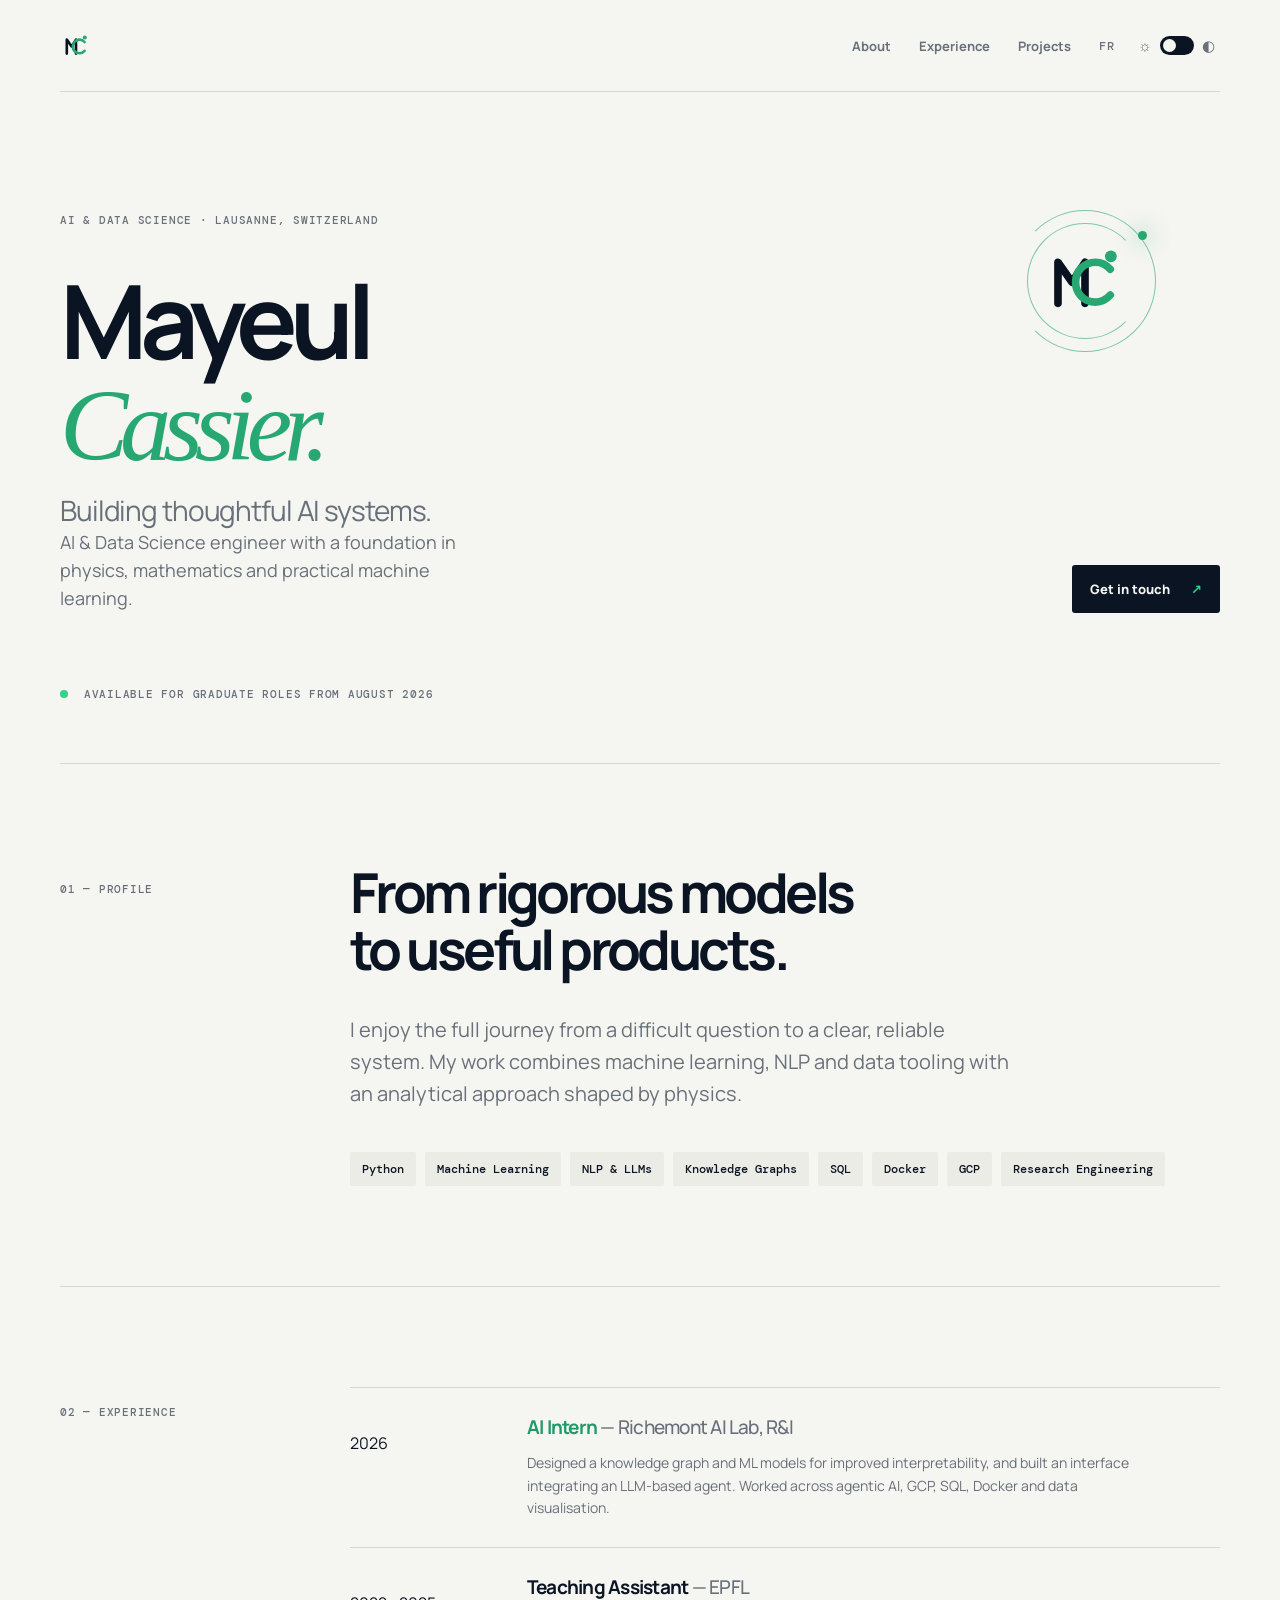
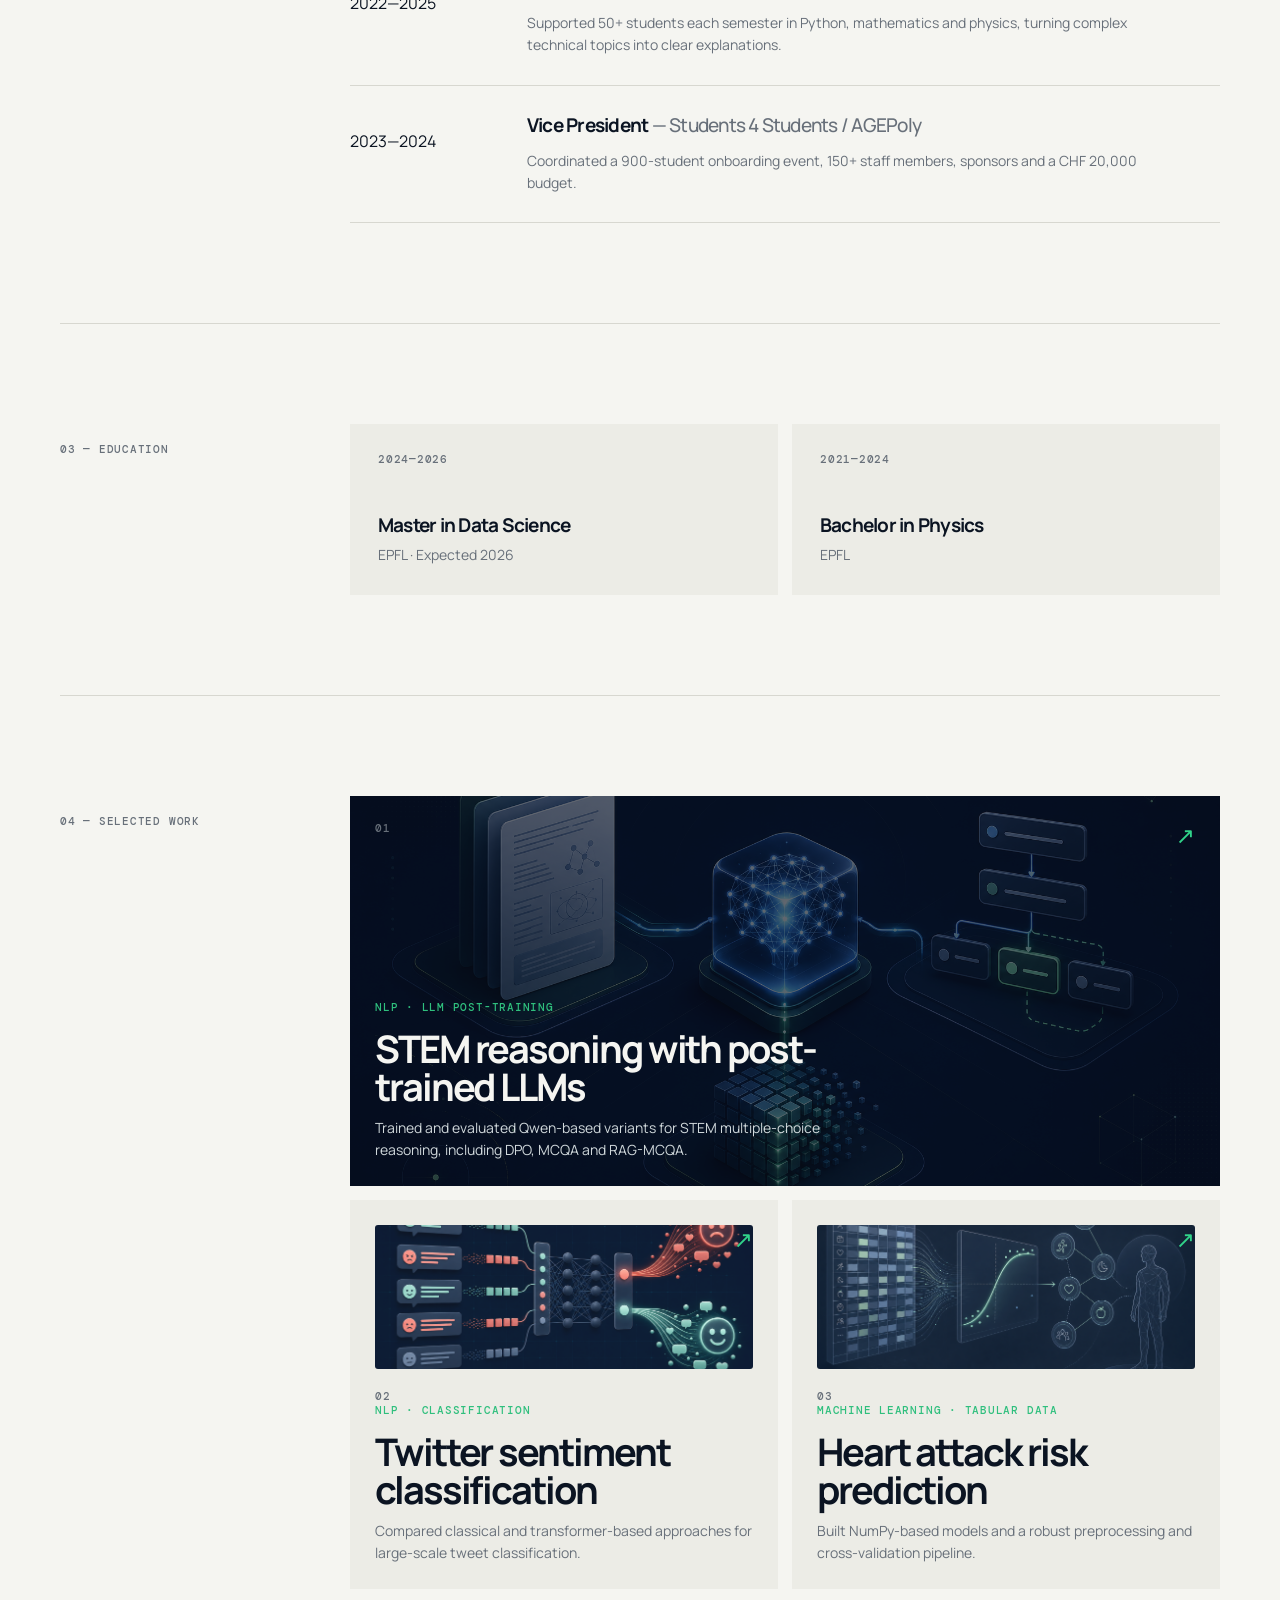
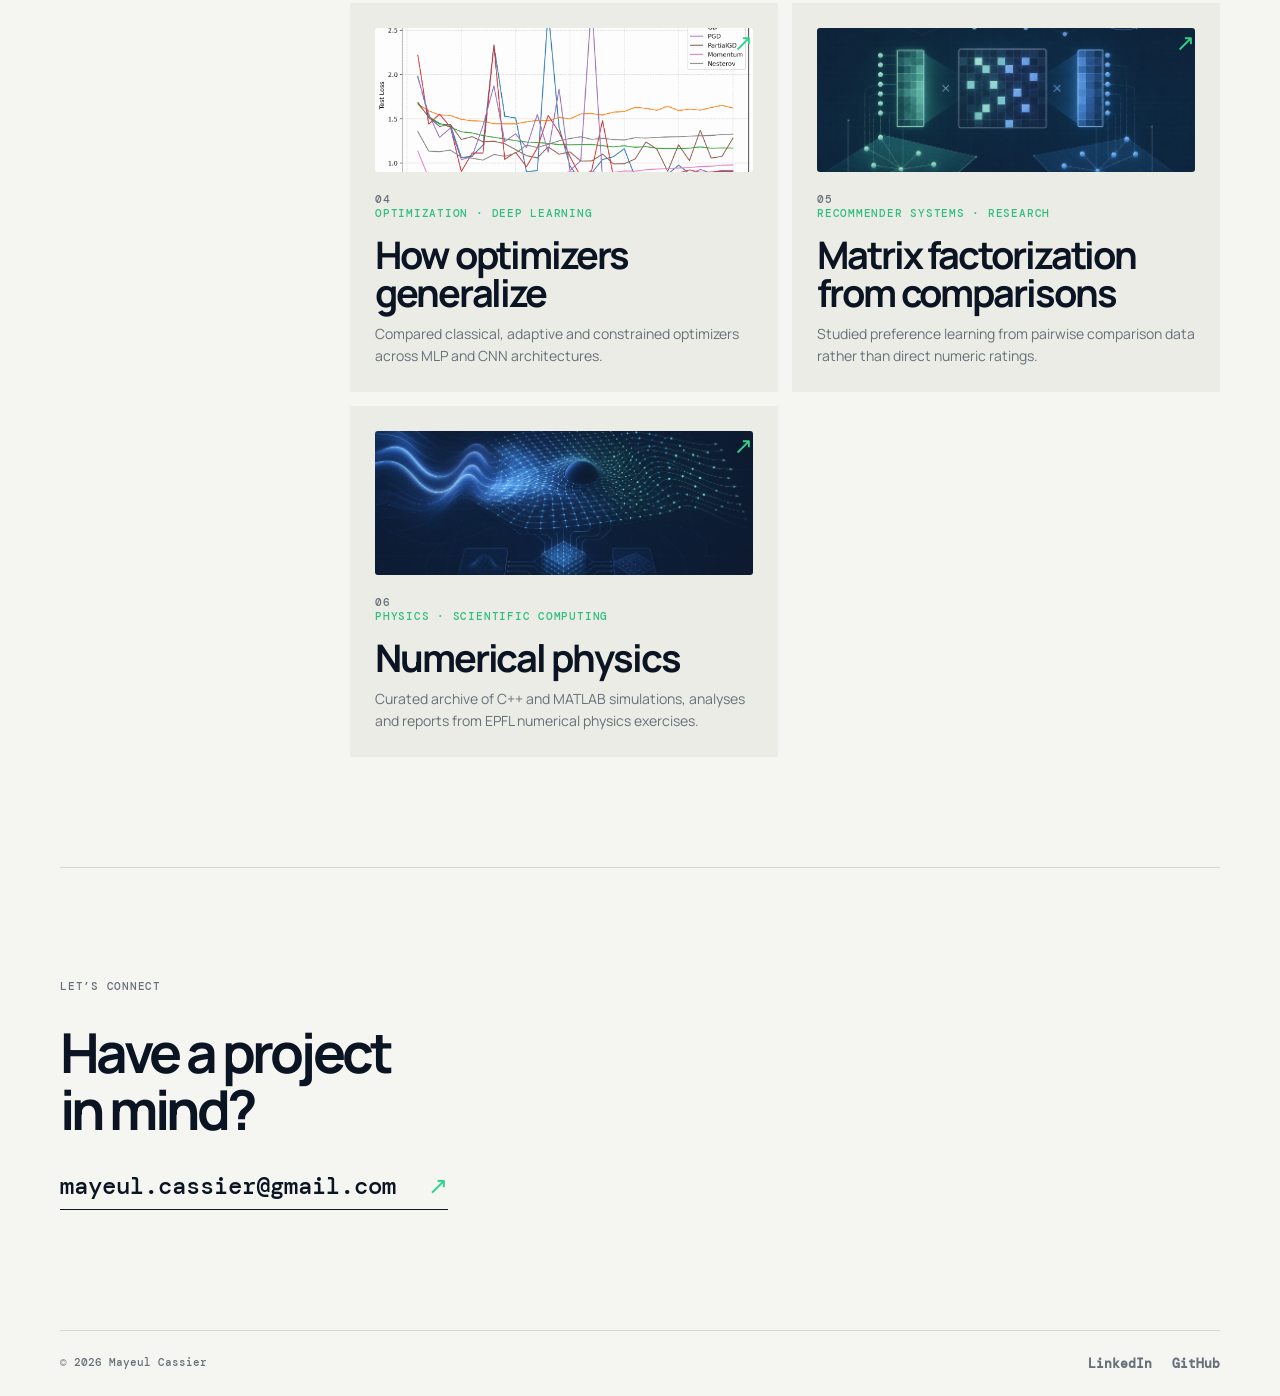
<file: index.html>
<!doctype html>
<html lang="en">
  <head>
    <meta charset="UTF-8" />
    <meta name="viewport" content="width=device-width, initial-scale=1.0" />
    <meta name="color-scheme" content="light dark" />
    <meta name="description" content="Mayeul Cassier — AI & Data Science engineer based in Lausanne." />
    <meta name="theme-color" content="#08111f" />
    <title>Mayeul Cassier — AI & Data Science</title>
    <link rel="preconnect" href="https://fonts.googleapis.com" />
    <link rel="preconnect" href="https://fonts.gstatic.com" crossorigin />
    <link href="https://fonts.googleapis.com/css2?family=DM+Mono:wght@400;500&family=Manrope:wght@400;500;600;700;800&display=swap" rel="stylesheet" />
    <link rel="stylesheet" href="styles.css?v=d655b19" />
    <script>
      (() => {
        const savedTheme = localStorage.getItem('theme');
        const systemPrefersDark = window.matchMedia('(prefers-color-scheme: dark)').matches;
        const theme = savedTheme || (systemPrefersDark ? 'dark' : 'light');
        document.documentElement.dataset.theme = theme;
        document.documentElement.style.colorScheme = theme;
        document.querySelector('meta[name="theme-color"]').setAttribute('content', theme === 'dark' ? '#08111f' : '#f5f5f1');
      })();
    </script>
  </head>
  <body>
    <header class="header container">
      <a class="wordmark" href="#top" aria-label="Mayeul Cassier, home"><img class="mark-light" src="assets/mayeul-cassier-mark-light.svg" alt="" /><img class="mark-dark" src="assets/mayeul-cassier-mark-dark.svg" alt="" /></a>
      <nav aria-label="Primary navigation">
        <a href="#about">About</a>
        <a href="#experience">Experience</a>
        <a href="#projects">Projects</a>
      </nav>
      <a class="language-link" href="fr/" hreflang="fr" lang="fr">FR</a>
      <button class="theme-toggle" type="button" aria-label="Toggle colour theme" aria-pressed="false">
        <span class="sun" aria-hidden="true">☼</span>
        <span class="toggle-track" aria-hidden="true"><span></span></span>
        <span class="moon" aria-hidden="true">◐</span>
      </button>
    </header>

    <main id="top">
      <section class="hero container">
        <p class="eyebrow">AI &amp; Data Science · Lausanne, Switzerland</p>
        <div class="identity-emblem" aria-hidden="true">
          <span class="orbit orbit-one"></span><span class="orbit orbit-two"></span><span class="orbit-dot"></span>
          <img class="mark-light" src="assets/mayeul-cassier-mark-light.svg" alt="" /><img class="mark-dark" src="assets/mayeul-cassier-mark-dark.svg" alt="" />
        </div>
        <h1>Mayeul<br /><em>Cassier.</em></h1>
        <p class="hero-statement">Building thoughtful AI systems.</p>
        <div class="hero-bottom">
          <p class="intro">AI &amp; Data Science engineer with a foundation in physics, mathematics and practical machine learning.</p>
          <a class="button" href="mailto:mayeul.cassier@gmail.com">Get in touch <span aria-hidden="true">↗</span></a>
        </div>
        <div class="availability"><span></span> Available for graduate roles from August 2026</div>
      </section>

      <section class="about section container" id="about">
        <p class="section-label">01 — Profile</p>
        <div class="section-content">
          <h2>From rigorous models<br />to useful products.</h2>
          <p class="large-copy">I enjoy the full journey from a difficult question to a clear, reliable system. My work combines machine learning, NLP and data tooling with an analytical approach shaped by physics.</p>
          <div class="skills" aria-label="Technical skills">
            <span>Python</span><span>Machine Learning</span><span>NLP &amp; LLMs</span><span>Knowledge Graphs</span><span>SQL</span><span>Docker</span><span>GCP</span><span>Research Engineering</span>
          </div>
        </div>
      </section>

      <section class="experience section container" id="experience">
        <p class="section-label">02 — Experience</p>
        <div class="section-content timeline">
          <article class="timeline-item featured">
            <p class="date">2026</p>
            <div>
              <h3>AI Intern <span>— Richemont AI Lab, R&amp;I</span></h3>
              <p>Designed a knowledge graph and ML models for improved interpretability, and built an interface integrating an LLM-based agent. Worked across agentic AI, GCP, SQL, Docker and data visualisation.</p>
            </div>
          </article>
          <article class="timeline-item">
            <p class="date">2022—2025</p>
            <div>
              <h3>Teaching Assistant <span>— EPFL</span></h3>
              <p>Supported 50+ students each semester in Python, mathematics and physics, turning complex technical topics into clear explanations.</p>
            </div>
          </article>
          <article class="timeline-item">
            <p class="date">2023—2024</p>
            <div>
              <h3>Vice President <span>— Students 4 Students / AGEPoly</span></h3>
              <p>Coordinated a 900-student onboarding event, 150+ staff members, sponsors and a CHF 20,000 budget.</p>
            </div>
          </article>
        </div>
      </section>

      <section class="education section container">
        <p class="section-label">03 — Education</p>
        <div class="section-content education-grid">
          <div>
            <p class="year">2024—2026</p>
            <h3>Master in Data Science</h3>
            <p>EPFL · Expected 2026</p>
          </div>
          <div>
            <p class="year">2021—2024</p>
            <h3>Bachelor in Physics</h3>
            <p>EPFL</p>
          </div>
        </div>
      </section>

      <section class="projects section container" id="projects">
        <p class="section-label">04 — Selected work</p>
        <div class="section-content project-grid">
          <a class="project-card project-main" href="https://github.com/MayeulCassier/mnlp-stem-reasoning" target="_blank" rel="noreferrer">
            <img class="project-visual" src="assets/projects/mnlp-reasoning-pipeline.png" alt="Conceptual STEM reasoning pipeline" />
            <p class="project-index">01</p>
            <div><p class="project-type">NLP · LLM post-training</p><h3>STEM reasoning with post-trained LLMs</h3><p>Trained and evaluated Qwen-based variants for STEM multiple-choice reasoning, including DPO, MCQA and RAG-MCQA.</p></div>
            <span class="arrow" aria-hidden="true">↗</span>
          </a>
          <a class="project-card" href="https://github.com/MayeulCassier/twitter-sentiment-classification-epfl" target="_blank" rel="noreferrer">
            <img class="project-visual" src="assets/projects/twitter-sentiment-pipeline.png" alt="Conceptual tweet sentiment pipeline" />
            <p class="project-index">02</p>
            <div><p class="project-type">NLP · Classification</p><h3>Twitter sentiment classification</h3><p>Compared classical and transformer-based approaches for large-scale tweet classification.</p></div>
            <span class="arrow" aria-hidden="true">↗</span>
          </a>
          <a class="project-card" href="https://github.com/MayeulCassier/heart-attack-risk-ml-epfl" target="_blank" rel="noreferrer">
            <img class="project-visual" src="assets/projects/heart-risk-model-overview.png" alt="Conceptual tabular risk model" />
            <p class="project-index">03</p>
            <div><p class="project-type">Machine learning · Tabular data</p><h3>Heart attack risk prediction</h3><p>Built NumPy-based models and a robust preprocessing and cross-validation pipeline.</p></div>
            <span class="arrow" aria-hidden="true">↗</span>
          </a>
          <a class="project-card" href="https://github.com/MayeulCassier/how-optimizers-generalize" target="_blank" rel="noreferrer">
            <img class="project-visual" src="assets/projects/optimizer-generalization-results.png" alt="Optimizer comparison plot" />
            <p class="project-index">04</p>
            <div><p class="project-type">Optimization · Deep learning</p><h3>How optimizers generalize</h3><p>Compared classical, adaptive and constrained optimizers across MLP and CNN architectures.</p></div>
            <span class="arrow" aria-hidden="true">↗</span>
          </a>
          <a class="project-card" href="https://github.com/MayeulCassier/Matrix-Factorization-With-Comparison-Data" target="_blank" rel="noreferrer">
            <img class="project-visual" src="assets/projects/matrix-factorization-comparisons.png" alt="Conceptual matrix factorization from comparison data" />
            <p class="project-index">05</p>
            <div><p class="project-type">Recommender systems · Research</p><h3>Matrix factorization from comparisons</h3><p>Studied preference learning from pairwise comparison data rather than direct numeric ratings.</p></div>
            <span class="arrow" aria-hidden="true">↗</span>
          </a>
          <a class="project-card" href="https://github.com/MayeulCassier/numerical-physics-epfl" target="_blank" rel="noreferrer">
            <img class="project-visual" src="assets/projects/numerical-physics-simulation.png" alt="Conceptual numerical physics simulation" />
            <p class="project-index">06</p>
            <div><p class="project-type">Physics · Scientific computing</p><h3>Numerical physics</h3><p>Curated archive of C++ and MATLAB simulations, analyses and reports from EPFL numerical physics exercises.</p></div>
            <span class="arrow" aria-hidden="true">↗</span>
          </a>
        </div>
      </section>

      <section class="contact container">
        <p class="eyebrow">Let’s connect</p>
        <h2>Have a project<br />in mind?</h2>
        <a class="contact-email" href="mailto:mayeul.cassier@gmail.com">mayeul.cassier@gmail.com <span aria-hidden="true">↗</span></a>
      </section>
    </main>

    <footer class="footer container">
      <p>© <span id="year"></span> Mayeul Cassier</p>
      <div><a href="https://www.linkedin.com/in/mayeul-cassier-48a8371b2" target="_blank" rel="noreferrer">LinkedIn</a><a href="https://github.com/MayeulCassier" target="_blank" rel="noreferrer">GitHub</a></div>
    </footer>
    <script src="script.js?v=d655b19"></script>
  </body>
</html>
</file>
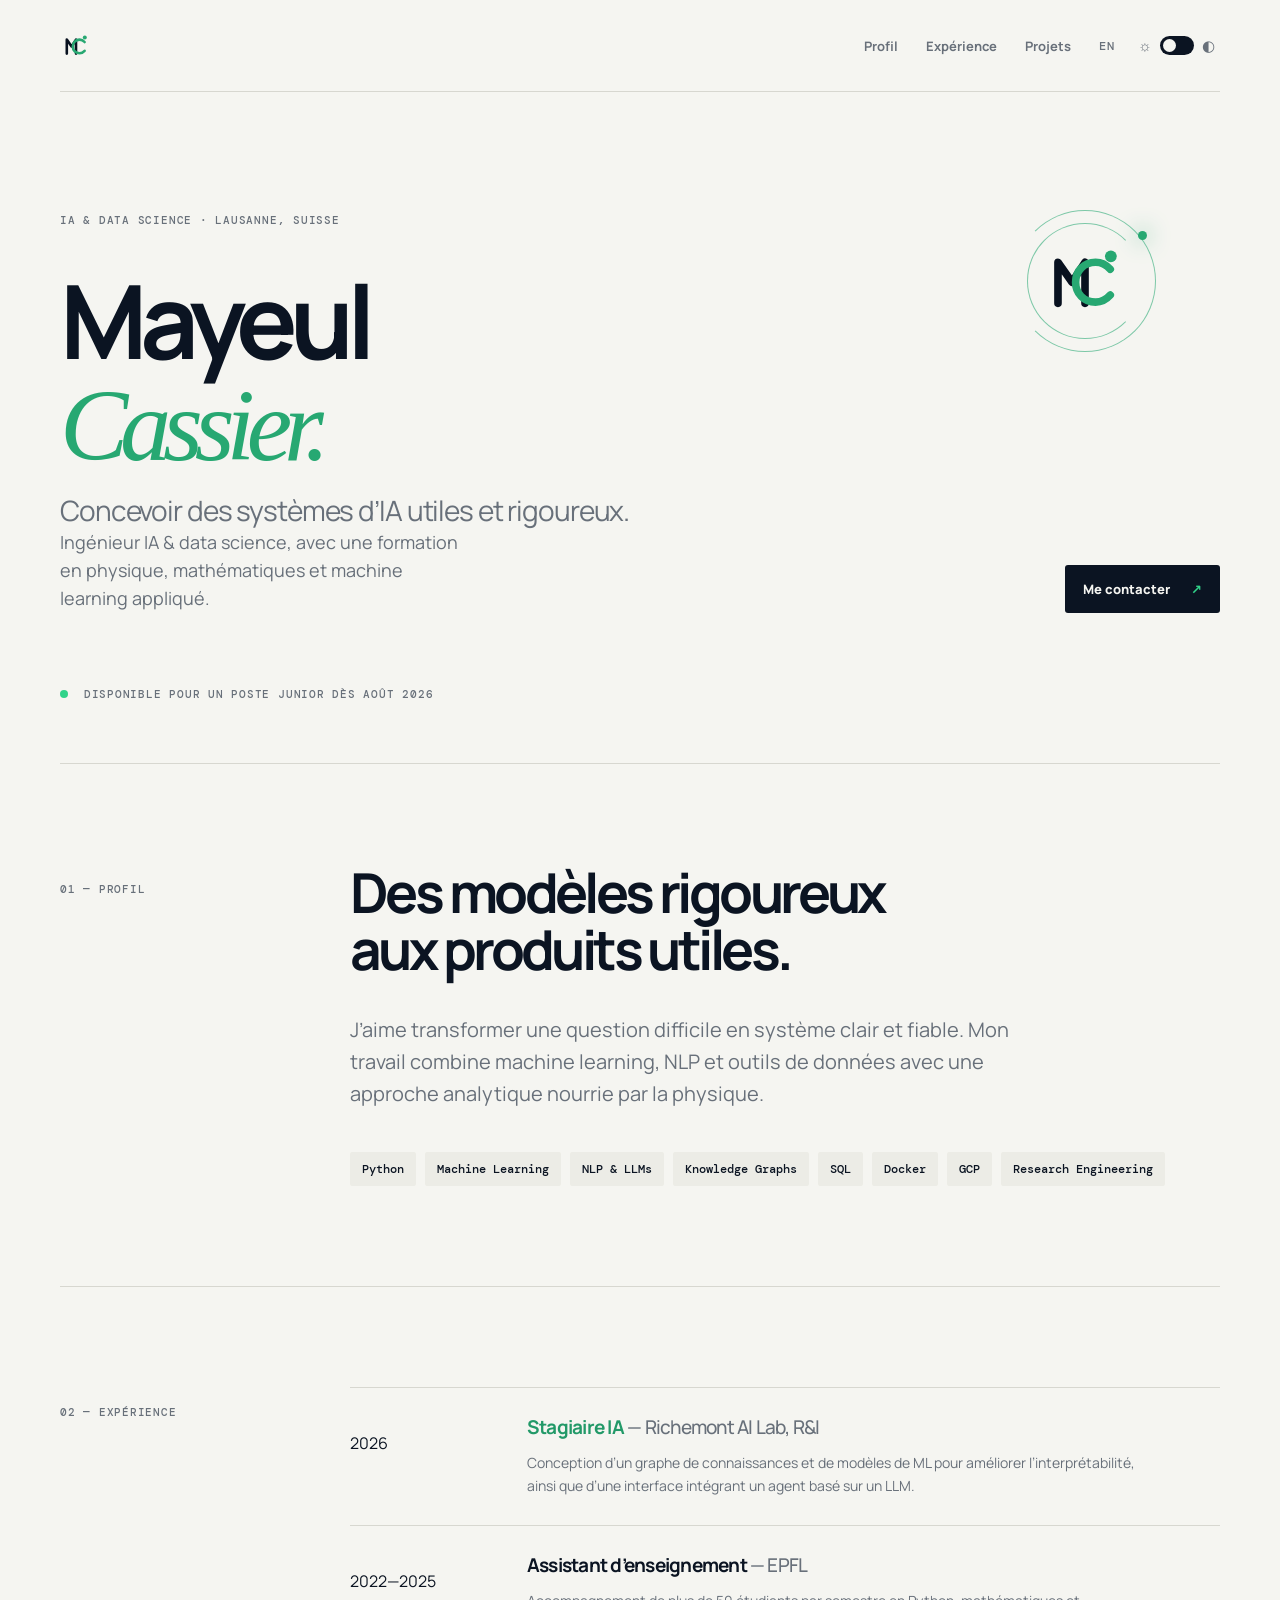
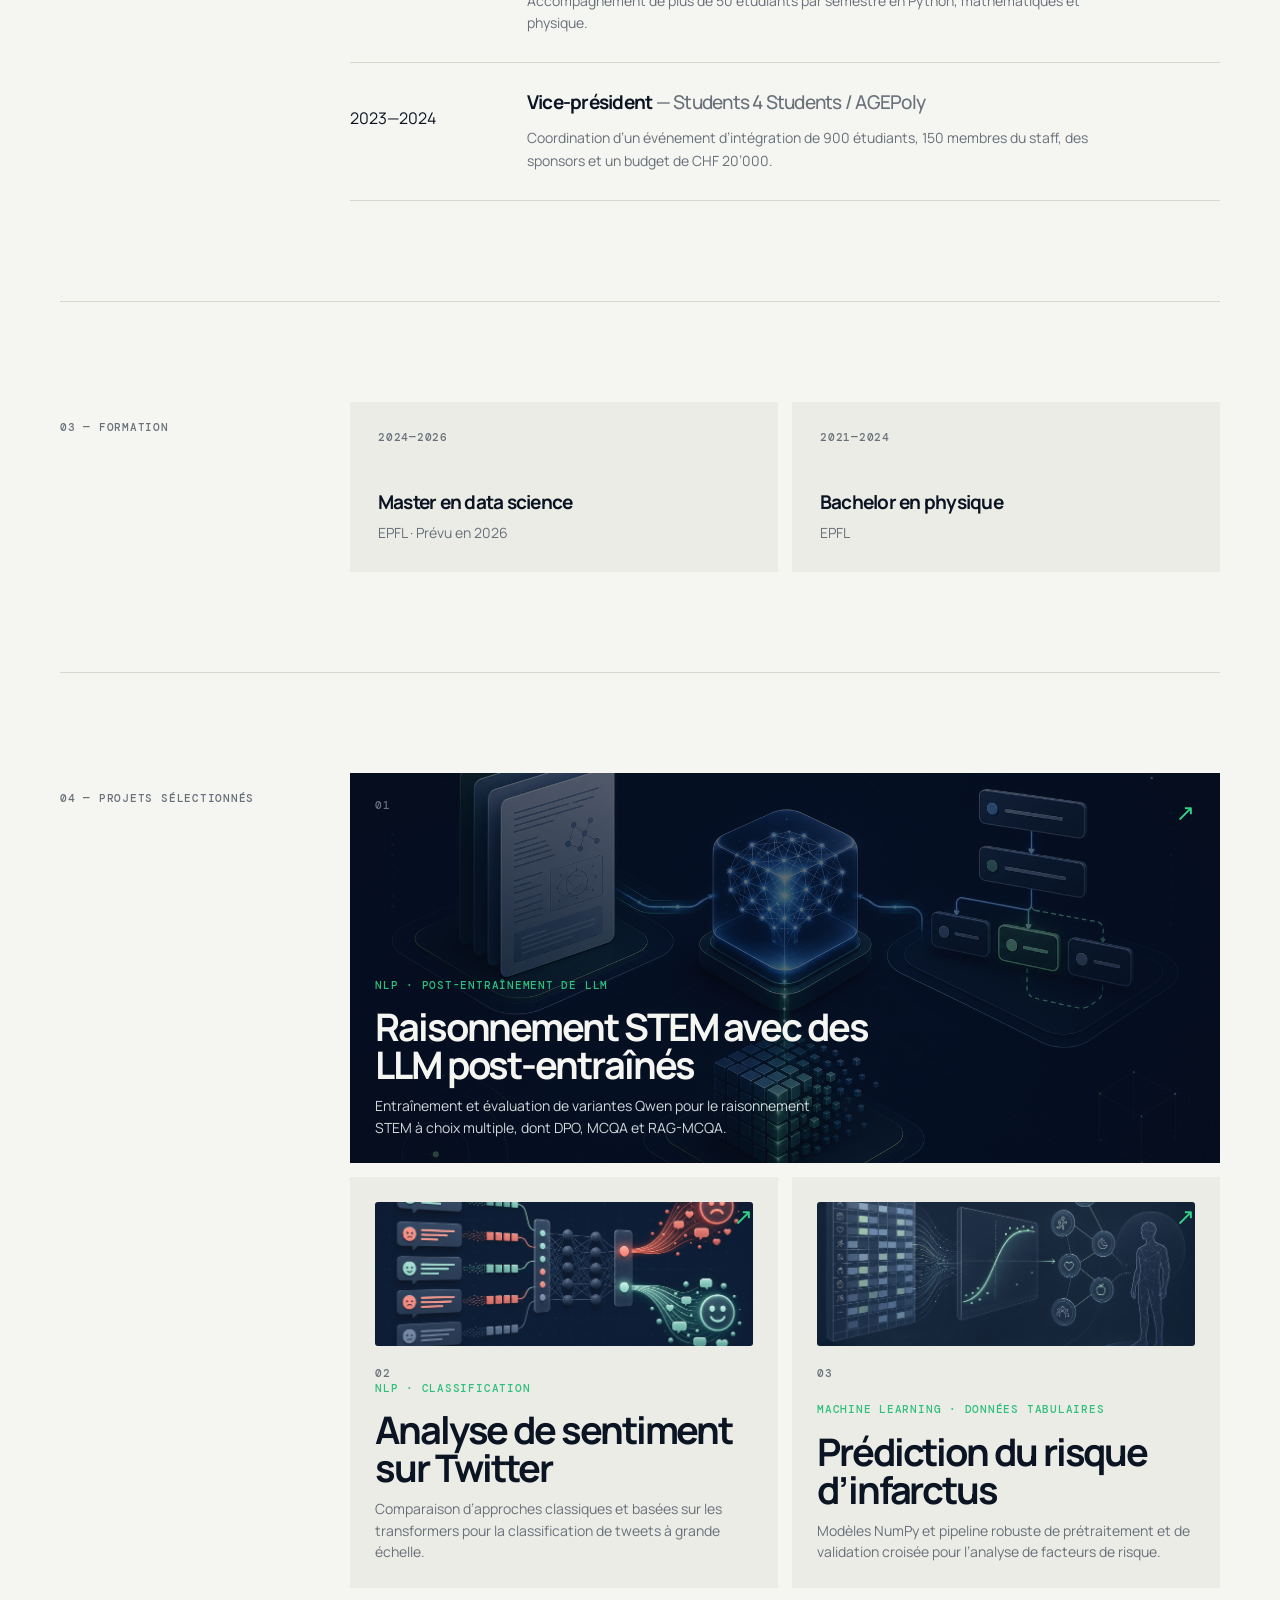
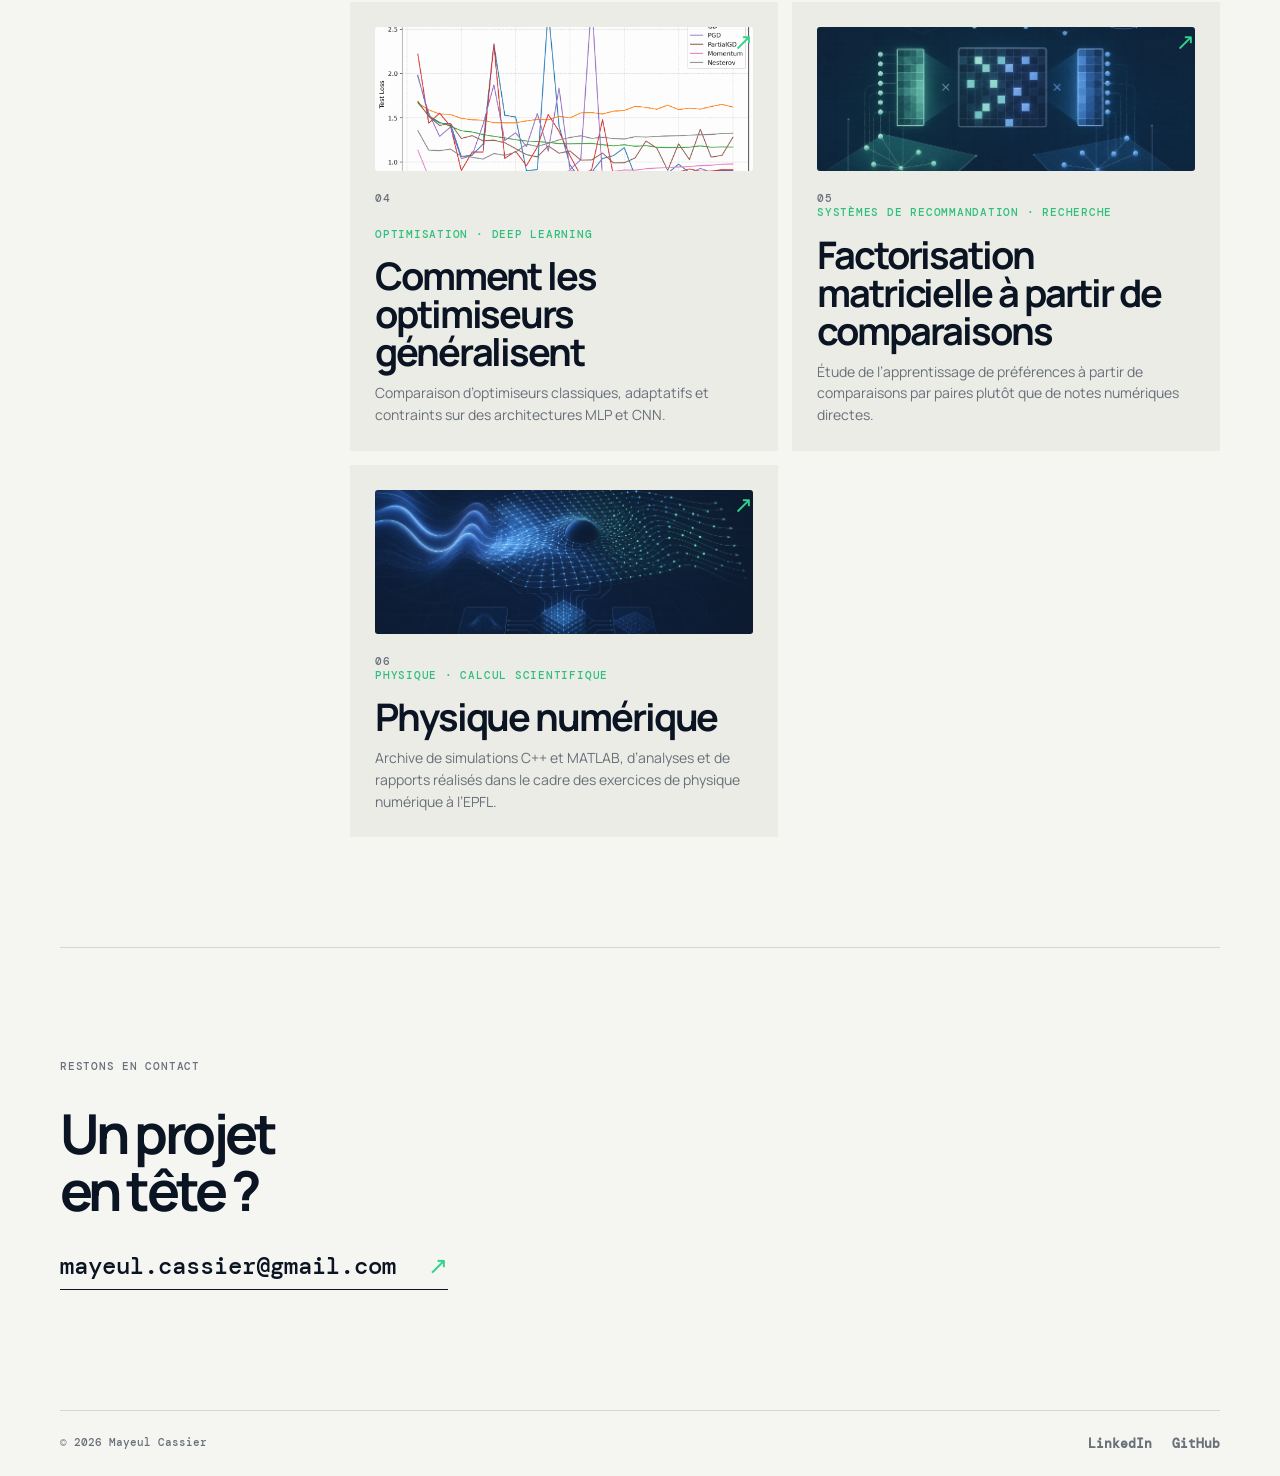
<file: fr/index.html>
<!doctype html>
<html lang="fr">
  <head>
    <meta charset="UTF-8" />
    <meta name="viewport" content="width=device-width, initial-scale=1.0" />
    <meta name="color-scheme" content="light dark" />
    <meta name="description" content="Mayeul Cassier — ingénieur IA et data science basé à Lausanne." />
    <meta name="theme-color" content="#08111f" />
    <title>Mayeul Cassier — IA et data science</title>
    <link rel="preconnect" href="https://fonts.googleapis.com" />
    <link rel="preconnect" href="https://fonts.gstatic.com" crossorigin />
    <link href="https://fonts.googleapis.com/css2?family=DM+Mono:wght@400;500&family=Manrope:wght@400;500;600;700;800&display=swap" rel="stylesheet" />
    <link rel="stylesheet" href="../styles.css?v=d655b19" />
    <script>
      (() => {
        const savedTheme = localStorage.getItem('theme');
        const systemPrefersDark = window.matchMedia('(prefers-color-scheme: dark)').matches;
        const theme = savedTheme || (systemPrefersDark ? 'dark' : 'light');
        document.documentElement.dataset.theme = theme;
        document.documentElement.style.colorScheme = theme;
        document.querySelector('meta[name="theme-color"]').setAttribute('content', theme === 'dark' ? '#08111f' : '#f5f5f1');
      })();
    </script>
  </head>
  <body>
    <header class="header container">
      <a class="wordmark" href="#top" aria-label="Accueil Mayeul Cassier"><img class="mark-light" src="../assets/mayeul-cassier-mark-light.svg" alt="" /><img class="mark-dark" src="../assets/mayeul-cassier-mark-dark.svg" alt="" /></a>
      <nav aria-label="Navigation principale">
        <a href="#about">Profil</a>
        <a href="#experience">Expérience</a>
        <a href="#projects">Projets</a>
      </nav>
      <a class="language-link" href="../" hreflang="en" lang="en">EN</a>
      <button class="theme-toggle" type="button" aria-label="Changer de thème" aria-pressed="false">
        <span class="sun" aria-hidden="true">☼</span>
        <span class="toggle-track" aria-hidden="true"><span></span></span>
        <span class="moon" aria-hidden="true">◐</span>
      </button>
    </header>

    <main id="top">
      <section class="hero container">
        <p class="eyebrow">IA &amp; data science · Lausanne, Suisse</p>
        <div class="identity-emblem" aria-hidden="true">
          <span class="orbit orbit-one"></span><span class="orbit orbit-two"></span><span class="orbit-dot"></span>
          <img class="mark-light" src="../assets/mayeul-cassier-mark-light.svg" alt="" /><img class="mark-dark" src="../assets/mayeul-cassier-mark-dark.svg" alt="" />
        </div>
        <h1>Mayeul<br /><em>Cassier.</em></h1>
        <p class="hero-statement">Concevoir des systèmes d’IA utiles et rigoureux.</p>
        <div class="hero-bottom">
          <p class="intro">Ingénieur IA &amp; data science, avec une formation en physique, mathématiques et machine learning appliqué.</p>
          <a class="button" href="mailto:mayeul.cassier@gmail.com">Me contacter <span aria-hidden="true">↗</span></a>
        </div>
        <div class="availability"><span></span> Disponible pour un poste junior dès août 2026</div>
      </section>

      <section class="about section container" id="about">
        <p class="section-label">01 — Profil</p>
        <div class="section-content">
          <h2>Des modèles rigoureux<br />aux produits utiles.</h2>
          <p class="large-copy">J’aime transformer une question difficile en système clair et fiable. Mon travail combine machine learning, NLP et outils de données avec une approche analytique nourrie par la physique.</p>
          <div class="skills" aria-label="Compétences techniques">
            <span>Python</span><span>Machine Learning</span><span>NLP &amp; LLMs</span><span>Knowledge Graphs</span><span>SQL</span><span>Docker</span><span>GCP</span><span>Research Engineering</span>
          </div>
        </div>
      </section>

      <section class="experience section container" id="experience">
        <p class="section-label">02 — Expérience</p>
        <div class="section-content timeline">
          <article class="timeline-item featured"><p class="date">2026</p><div><h3>Stagiaire IA <span>— Richemont AI Lab, R&amp;I</span></h3><p>Conception d’un graphe de connaissances et de modèles de ML pour améliorer l’interprétabilité, ainsi que d’une interface intégrant un agent basé sur un LLM.</p></div></article>
          <article class="timeline-item"><p class="date">2022—2025</p><div><h3>Assistant d’enseignement <span>— EPFL</span></h3><p>Accompagnement de plus de 50 étudiants par semestre en Python, mathématiques et physique.</p></div></article>
          <article class="timeline-item"><p class="date">2023—2024</p><div><h3>Vice-président <span>— Students 4 Students / AGEPoly</span></h3><p>Coordination d’un événement d’intégration de 900 étudiants, 150 membres du staff, des sponsors et un budget de CHF 20’000.</p></div></article>
        </div>
      </section>

      <section class="education section container">
        <p class="section-label">03 — Formation</p>
        <div class="section-content education-grid">
          <div><p class="year">2024—2026</p><h3>Master en data science</h3><p>EPFL · Prévu en 2026</p></div>
          <div><p class="year">2021—2024</p><h3>Bachelor en physique</h3><p>EPFL</p></div>
        </div>
      </section>

      <section class="projects section container" id="projects">
        <p class="section-label">04 — Projets sélectionnés</p>
        <div class="section-content project-grid">
          <a class="project-card project-main" href="https://github.com/MayeulCassier/mnlp-stem-reasoning" target="_blank" rel="noreferrer"><img class="project-visual" src="../assets/projects/mnlp-reasoning-pipeline.png" alt="Pipeline conceptuel de raisonnement STEM" /><p class="project-index">01</p><div><p class="project-type">NLP · Post-entraînement de LLM</p><h3>Raisonnement STEM avec des LLM post-entraînés</h3><p>Entraînement et évaluation de variantes Qwen pour le raisonnement STEM à choix multiple, dont DPO, MCQA et RAG-MCQA.</p></div><span class="arrow" aria-hidden="true">↗</span></a>
          <a class="project-card" href="https://github.com/MayeulCassier/twitter-sentiment-classification-epfl" target="_blank" rel="noreferrer"><img class="project-visual" src="../assets/projects/twitter-sentiment-pipeline.png" alt="Pipeline conceptuel d’analyse de sentiment" /><p class="project-index">02</p><div><p class="project-type">NLP · Classification</p><h3>Analyse de sentiment sur Twitter</h3><p>Comparaison d’approches classiques et basées sur les transformers pour la classification de tweets à grande échelle.</p></div><span class="arrow" aria-hidden="true">↗</span></a>
          <a class="project-card" href="https://github.com/MayeulCassier/heart-attack-risk-ml-epfl" target="_blank" rel="noreferrer"><img class="project-visual" src="../assets/projects/heart-risk-model-overview.png" alt="Vue conceptuelle du modèle de risque tabulaire" /><p class="project-index">03</p><div><p class="project-type">Machine learning · Données tabulaires</p><h3>Prédiction du risque d’infarctus</h3><p>Modèles NumPy et pipeline robuste de prétraitement et de validation croisée pour l’analyse de facteurs de risque.</p></div><span class="arrow" aria-hidden="true">↗</span></a>
          <a class="project-card" href="https://github.com/MayeulCassier/how-optimizers-generalize" target="_blank" rel="noreferrer"><img class="project-visual" src="../assets/projects/optimizer-generalization-results.png" alt="Courbe de comparaison d’optimiseurs" /><p class="project-index">04</p><div><p class="project-type">Optimisation · Deep learning</p><h3>Comment les optimiseurs généralisent</h3><p>Comparaison d’optimiseurs classiques, adaptatifs et contraints sur des architectures MLP et CNN.</p></div><span class="arrow" aria-hidden="true">↗</span></a>
          <a class="project-card" href="https://github.com/MayeulCassier/Matrix-Factorization-With-Comparison-Data" target="_blank" rel="noreferrer"><img class="project-visual" src="../assets/projects/matrix-factorization-comparisons.png" alt="Factorisation matricielle conceptuelle à partir de comparaisons" /><p class="project-index">05</p><div><p class="project-type">Systèmes de recommandation · Recherche</p><h3>Factorisation matricielle à partir de comparaisons</h3><p>Étude de l’apprentissage de préférences à partir de comparaisons par paires plutôt que de notes numériques directes.</p></div><span class="arrow" aria-hidden="true">↗</span></a>
          <a class="project-card" href="https://github.com/MayeulCassier/numerical-physics-epfl" target="_blank" rel="noreferrer"><img class="project-visual" src="../assets/projects/numerical-physics-simulation.png" alt="Simulation conceptuelle de physique numérique" /><p class="project-index">06</p><div><p class="project-type">Physique · Calcul scientifique</p><h3>Physique numérique</h3><p>Archive de simulations C++ et MATLAB, d’analyses et de rapports réalisés dans le cadre des exercices de physique numérique à l’EPFL.</p></div><span class="arrow" aria-hidden="true">↗</span></a>
        </div>
      </section>

      <section class="contact container"><p class="eyebrow">Restons en contact</p><h2>Un projet<br />en tête ?</h2><a class="contact-email" href="mailto:mayeul.cassier@gmail.com">mayeul.cassier@gmail.com <span aria-hidden="true">↗</span></a></section>
    </main>

    <footer class="footer container"><p>© <span id="year"></span> Mayeul Cassier</p><div><a href="https://www.linkedin.com/in/mayeul-cassier-48a8371b2" target="_blank" rel="noreferrer">LinkedIn</a><a href="https://github.com/MayeulCassier" target="_blank" rel="noreferrer">GitHub</a></div></footer>
    <script src="../script.js?v=d655b19"></script>
  </body>
</html>
</file>
<file: styles.css>
:root { --bg:#f5f5f1; --surface:#ecece6; --text:#0b1422; --muted:#68707a; --line:#d7d7d0; --accent:#5affb0; --dark:#08111f; --shadow:0 20px 45px rgba(7,18,32,.08); }
:root[data-theme="light"] { --bg:#f5f5f1; --surface:#ecece6; --text:#0b1422; --muted:#68707a; --line:#d7d7d0; --accent:#27a872; --dark:#08111f; --shadow:0 20px 45px rgba(7,18,32,.08); }
:root[data-theme="dark"] { --bg:#08111f; --surface:#101d2c; --text:#f2f5f5; --muted:#a5b0bc; --line:#233344; --accent:#5affb0; --dark:#f1f5f4; --shadow:0 20px 45px rgba(0,0,0,.25); }
* { box-sizing:border-box; }
html { scroll-behavior:smooth; color-scheme:light; }
html[data-theme="dark"] { color-scheme:dark; }
body { margin:0; background:var(--bg); color:var(--text); font-family:Manrope,system-ui,sans-serif; transition:background .25s,color .25s; }
a { color:inherit; text-decoration:none; }
.container { width:min(1160px,calc(100% - 48px)); margin:auto; }
.header { height:92px; display:flex; align-items:center; justify-content:space-between; border-bottom:1px solid var(--line); }
.wordmark { display:flex; align-items:center; gap:9px; font:500 17px/1 "DM Mono",monospace; letter-spacing:-1px; }.wordmark img { width:32px; height:32px; }.mark-light,.mark-dark { display:none; }.wordmark span { color:var(--text); }
nav { display:flex; gap:28px; margin-left:auto; margin-right:28px; } nav a,.footer a,.language-link { color:var(--muted); font-size:13px; font-weight:700; } nav a:hover,.footer a:hover,.language-link:hover { color:var(--text); }.language-link { margin-right:18px; font:500 12px "DM Mono",monospace; letter-spacing:.08em; }
.theme-toggle { border:0; color:var(--text); background:transparent; padding:5px; display:flex; align-items:center; gap:8px; cursor:pointer; font-size:18px; }.toggle-track { width:34px; height:19px; background:var(--text); border-radius:20px; padding:3px; display:flex; align-items:center; }.toggle-track span { display:block; width:13px; height:13px; border-radius:50%; background:var(--bg); transition:transform .2s; }:root[data-theme="dark"] .toggle-track span { transform:translateX(15px); }.sun,.moon { font-size:15px; color:var(--muted); }
.hero { min-height:610px; padding:110px 0 62px; display:flex; flex-direction:column; position:relative; }.eyebrow,.section-label,.project-index,.project-type,.availability,.year { font:500 11px/1.3 "DM Mono",monospace; text-transform:uppercase; letter-spacing:.07em; color:var(--muted); }.hero h1 { margin:32px 0 15px; max-width:850px; font-size:clamp(54px,8vw,112px); line-height:.98; letter-spacing:-.075em; font-weight:700; }.hero h1 em { color:#27a872; font-family:Georgia,serif; font-weight:400; letter-spacing:-.08em; }.hero-statement { margin:0; color:var(--muted); font-size:clamp(18px,2.3vw,28px); letter-spacing:-.04em; }.identity-emblem { position:absolute; top:112px; right:5%; width:154px; aspect-ratio:1; display:grid; place-items:center; }.identity-emblem img { width:94px; height:94px; position:relative; z-index:2; }.orbit { position:absolute; border:1px solid color-mix(in srgb,var(--accent) 58%,transparent); border-radius:50%; animation:orbit 11s linear infinite; }.orbit-one { width:142px; height:142px; border-left-color:transparent; }.orbit-two { width:116px; height:116px; border-right-color:transparent; animation-duration:7s; animation-direction:reverse; }.orbit-dot { position:absolute; width:9px; height:9px; border-radius:50%; background:var(--accent); box-shadow:0 0 22px var(--accent); transform:translate(57px,-46px); animation:pulse 2.8s ease-in-out infinite; }.hero-bottom { display:flex; justify-content:space-between; align-items:end; gap:40px; margin-top:auto; }.intro { max-width:410px; margin:0; font-size:18px; line-height:1.55; color:var(--muted); }.button { padding:15px 18px; background:var(--text); color:var(--bg); font-size:13px; font-weight:800; border-radius:3px; white-space:nowrap; }.button span,.contact-email span { margin-left:18px; color:#31d38a; }.availability { margin-top:74px; }.availability span { display:inline-block; width:8px; height:8px; background:#31d38a; border-radius:50%; margin-right:8px; }
.section { display:grid; grid-template-columns:25% 1fr; padding:100px 0; border-top:1px solid var(--line); }.section-label { padding-top:7px; }.section-content h2,.contact h2 { font-size:clamp(32px,4.3vw,60px); line-height:1.04; letter-spacing:-.065em; margin:0 0 36px; }.large-copy { max-width:670px; color:var(--muted); font-size:20px; line-height:1.6; }.skills { display:flex; flex-wrap:wrap; gap:9px; margin-top:42px; }.skills span { padding:9px 12px; background:var(--surface); border-radius:2px; font:500 12px "DM Mono",monospace; }
.timeline { border-top:1px solid var(--line); }.timeline-item { display:grid; grid-template-columns:155px 1fr; gap:22px; padding:28px 0; border-bottom:1px solid var(--line); }.timeline-item h3,.education-grid h3 { font-size:19px; line-height:1.25; letter-spacing:-.04em; margin:0 0 12px; }.timeline-item h3 span { color:var(--muted); font-weight:500; }.timeline-item p:not(.date),.education-grid p:not(.year) { max-width:610px; margin:0; color:var(--muted); font-size:14px; line-height:1.6; }.featured h3 { color:#229968; }
.education-grid { display:grid; grid-template-columns:repeat(2,1fr); gap:14px; }.education-grid>div { padding:28px; min-height:170px; background:var(--surface); }.education-grid .year { margin:0 0 47px; }.education-grid h3 { margin-bottom:7px; }
.project-grid { display:grid; grid-template-columns:repeat(2,1fr); gap:14px; }.project-card { min-height:340px; padding:25px; background:var(--surface); display:flex; flex-direction:column; position:relative; overflow:hidden; transition:transform .2s,box-shadow .2s; }.project-card:hover { transform:translateY(-4px); box-shadow:var(--shadow); }.project-main { grid-column:span 2; min-height:390px; background:var(--dark); color:var(--bg); }.project-visual { width:100%; height:144px; object-fit:cover; border-radius:3px; margin-bottom:20px; opacity:.94; transition:transform .35s ease,opacity .35s ease; }.project-card:hover .project-visual { transform:scale(1.035); opacity:1; }.project-main .project-visual { position:absolute; inset:0; width:100%; height:100%; border-radius:0; margin:0; opacity:.36; }.project-main::after { content:""; position:absolute; inset:0; background:linear-gradient(90deg,rgba(8,17,31,.93),rgba(8,17,31,.55)); }.project-main>* { position:relative; z-index:1; }.project-index { margin:0; }.project-card>div { margin-top:auto; max-width:525px; }.project-type { color:#2fbf7d; margin:0 0 15px; }.project-card h3 { margin:0 0 12px; font-size:clamp(23px,3vw,38px); line-height:1; letter-spacing:-.055em; }.project-card p:last-child { margin:0; max-width:460px; color:var(--muted); font-size:14px; line-height:1.55; }.project-main p:last-child { color:#d0d8db; }.arrow { position:absolute; top:23px; right:25px; font-size:23px; color:#31d38a; }
.contact { margin-top:10px; padding:100px 0 120px; border-top:1px solid var(--line); }.contact h2 { margin:31px 0; }.contact-email { display:inline-block; padding-bottom:8px; border-bottom:1px solid var(--text); font:500 clamp(16px,2vw,24px) "DM Mono",monospace; }.footer { padding:24px 0; border-top:1px solid var(--line); display:flex; justify-content:space-between; color:var(--muted); font:500 11px "DM Mono",monospace; }.footer p { margin:0; }.footer div { display:flex; gap:20px; }
@keyframes orbit { to { transform:rotate(360deg); } } @keyframes pulse { 50% { transform:translate(57px,-46px) scale(.65); opacity:.45; } }
@media (prefers-reduced-motion:reduce) { *,*::before,*::after { animation-duration:.01ms !important; animation-iteration-count:1 !important; scroll-behavior:auto !important; } }
html:not([data-theme="dark"]) .mark-light,html[data-theme="dark"] .mark-dark { display:block; }
@media (max-width:700px) { .container { width:min(100% - 32px,1160px); }.header { height:72px; } nav { display:none; }.language-link { margin-left:auto; margin-right:14px; }.hero { min-height:620px; padding-top:75px; }.hero h1 { margin:27px 0 12px; font-size:56px; }.identity-emblem { top:68px; right:0; width:96px; }.identity-emblem img { width:62px; height:62px; }.orbit-one { width:92px; height:92px; }.orbit-two { width:72px; height:72px; }.orbit-dot { transform:translate(35px,-29px); }.hero-bottom { align-items:start; flex-direction:column; }.availability { margin-top:58px; }.section { grid-template-columns:1fr; gap:35px; padding:70px 0; }.timeline-item { grid-template-columns:1fr; gap:11px; }.education-grid,.project-grid { grid-template-columns:1fr; }.project-main { grid-column:auto; }.project-card { min-height:310px; }.project-main { min-height:360px; }.contact { padding:75px 0; }.footer { gap:20px; flex-direction:column; } }
</file>
